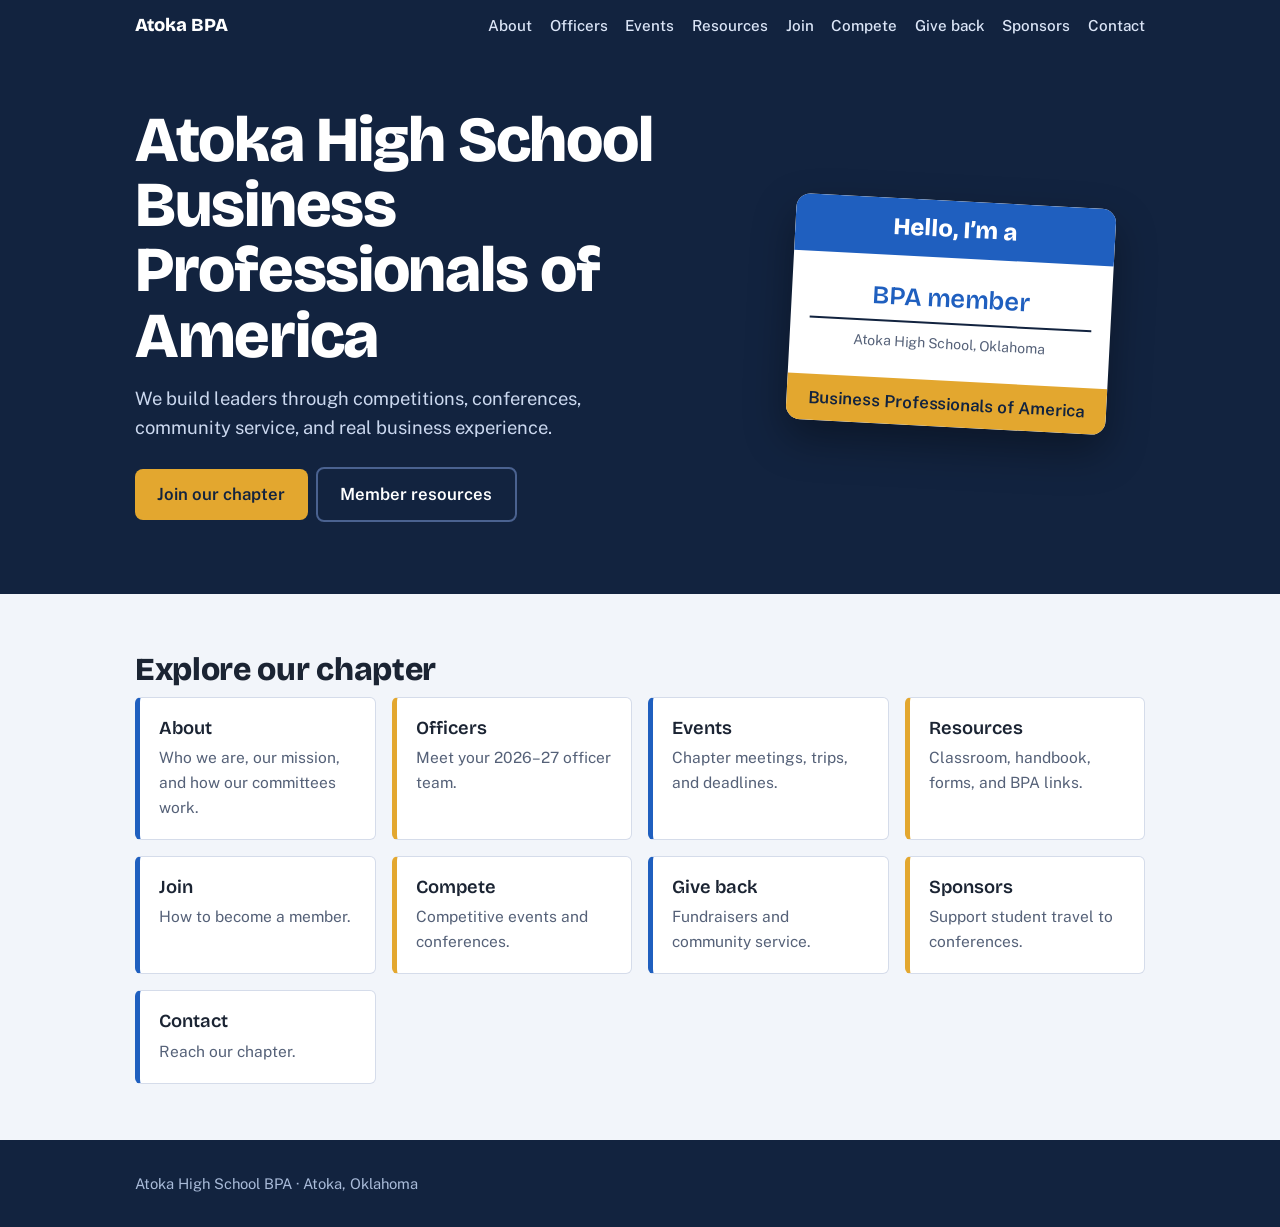
<file: index.html>
<!DOCTYPE html>
<html lang="en">
<head>
<meta charset="utf-8">
<meta name="viewport" content="width=device-width, initial-scale=1">
<title>Atoka High School BPA</title>
<link rel="preconnect" href="https://fonts.googleapis.com">
<link rel="preconnect" href="https://fonts.gstatic.com" crossorigin>
<link href="https://fonts.googleapis.com/css2?family=Bricolage+Grotesque:wght@600;800&family=Public+Sans:wght@400;500;600&display=swap" rel="stylesheet">
<link rel="stylesheet" href="style.css">
</head>
<body>
<header class="top"><div class="wrap">
  <a class="brand" href="index.html">Atoka BPA</a>
  <nav aria-label="Main"><a href="about.html">About</a><a href="officers.html">Officers</a><a href="events.html">Events</a><a href="resources.html">Resources</a><a href="join.html">Join</a><a href="compete.html">Compete</a><a href="giveback.html">Give back</a><a href="sponsors.html">Sponsors</a><a href="contact.html">Contact</a></nav>
</div></header>
<main>
<div class="hero"><div class="wrap">
  <div>
    <h1>Atoka High School Business Professionals of America</h1>
    <p>We build leaders through competitions, conferences, community service, and real business experience.</p>
    <a class="btn" href="join.html">Join our chapter</a><a class="btn alt" href="resources.html">Member resources</a>
  </div>
  <div class="badge" aria-hidden="true">
    <div class="hello">Hello, I’m a</div>
    <div class="body"><div class="line">BPA member</div><small>Atoka High School, Oklahoma</small></div>
    <div class="foot">Business Professionals of America</div>
  </div>
</div></div>

<section><div class="wrap"><h2>Explore our chapter</h2><div class="grid"><a class="card" href="about.html"><h3>About</h3><p>Who we are, our mission, and how our committees work.</p></a><a class="card" href="officers.html"><h3>Officers</h3><p>Meet your 2026–27 officer team.</p></a><a class="card" href="events.html"><h3>Events</h3><p>Chapter meetings, trips, and deadlines.</p></a><a class="card" href="resources.html"><h3>Resources</h3><p>Classroom, handbook, forms, and BPA links.</p></a><a class="card" href="join.html"><h3>Join</h3><p>How to become a member.</p></a><a class="card" href="compete.html"><h3>Compete</h3><p>Competitive events and conferences.</p></a><a class="card" href="giveback.html"><h3>Give back</h3><p>Fundraisers and community service.</p></a><a class="card" href="sponsors.html"><h3>Sponsors</h3><p>Support student travel to conferences.</p></a><a class="card" href="contact.html"><h3>Contact</h3><p>Reach our chapter.</p></a></div></div></section>
</main>
<footer><div class="wrap">Atoka High School BPA · Atoka, Oklahoma</div></footer>
</body>
</html>
</file>
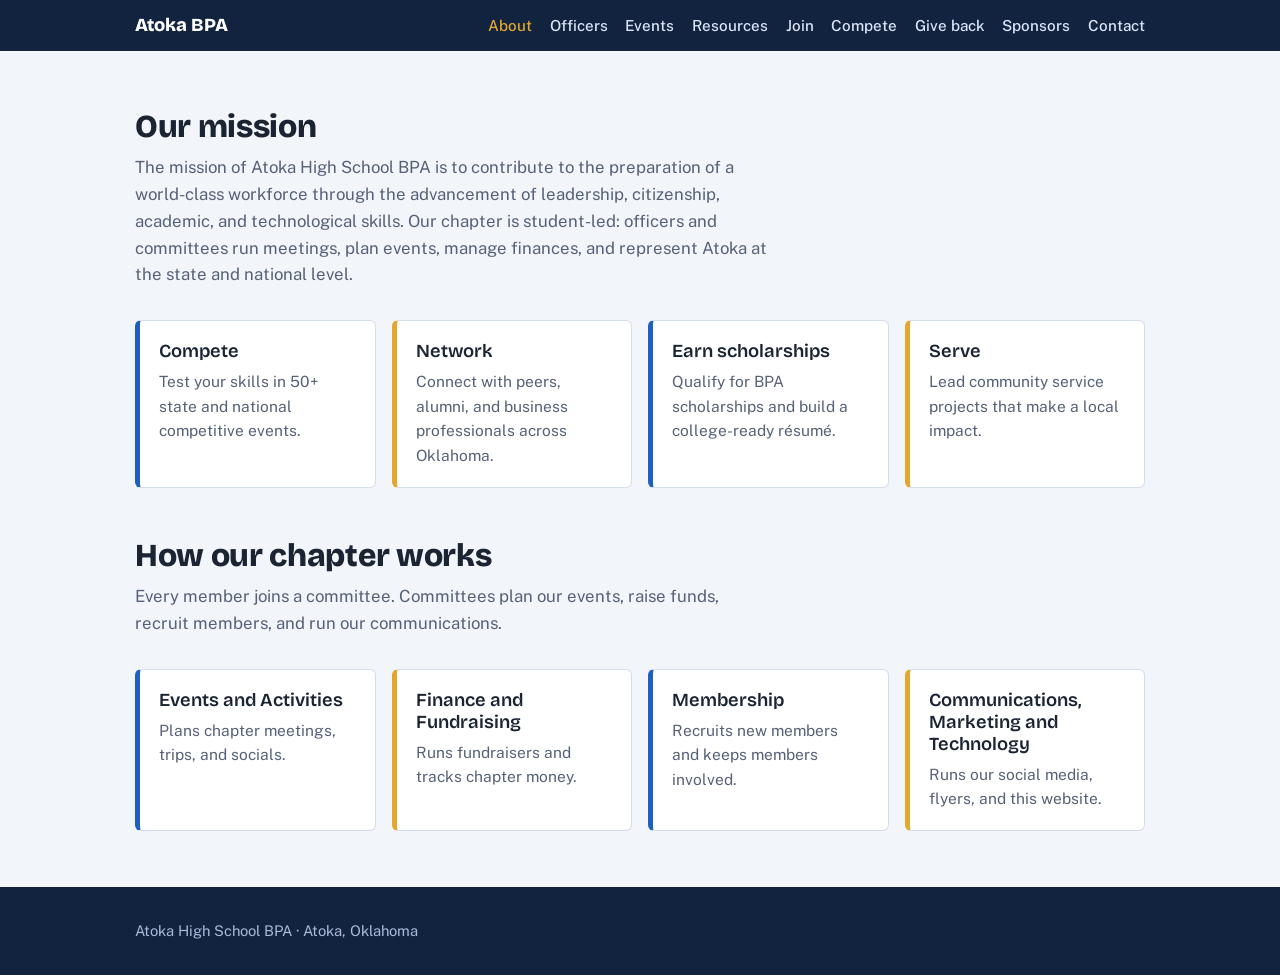
<file: about.html>
<!DOCTYPE html>
<html lang="en">
<head>
<meta charset="utf-8">
<meta name="viewport" content="width=device-width, initial-scale=1">
<title>About | Atoka High School BPA</title>
<link rel="preconnect" href="https://fonts.googleapis.com">
<link rel="preconnect" href="https://fonts.gstatic.com" crossorigin>
<link href="https://fonts.googleapis.com/css2?family=Bricolage+Grotesque:wght@600;800&family=Public+Sans:wght@400;500;600&display=swap" rel="stylesheet">
<link rel="stylesheet" href="style.css">
</head>
<body>
<header class="top"><div class="wrap">
  <a class="brand" href="index.html">Atoka BPA</a>
  <nav aria-label="Main"><a href="about.html" aria-current="page">About</a><a href="officers.html">Officers</a><a href="events.html">Events</a><a href="resources.html">Resources</a><a href="join.html">Join</a><a href="compete.html">Compete</a><a href="giveback.html">Give back</a><a href="sponsors.html">Sponsors</a><a href="contact.html">Contact</a></nav>
</div></header>
<main>
<section id="about"><div class="wrap">
  <h2>Our mission</h2>
  <p class="lead">The mission of Atoka High School BPA is to contribute to the preparation of a world-class workforce through the advancement of leadership, citizenship, academic, and technological skills. Our chapter is student-led: officers and committees run meetings, plan events, manage finances, and represent Atoka at the state and national level.</p>
  <div class="grid">
    <div class="card"><h3>Compete</h3><p>Test your skills in 50+ state and national competitive events.</p></div>
    <div class="card"><h3>Network</h3><p>Connect with peers, alumni, and business professionals across Oklahoma.</p></div>
    <div class="card"><h3>Earn scholarships</h3><p>Qualify for BPA scholarships and build a college-ready résumé.</p></div>
    <div class="card"><h3>Serve</h3><p>Lead community service projects that make a local impact.</p></div>
  </div>
  <h2 style="margin-top:3rem">How our chapter works</h2>
  <p class="lead">Every member joins a committee. Committees plan our events, raise funds, recruit members, and run our communications.</p>
  <div class="grid">
    <div class="card"><h3>Events and Activities</h3><p>Plans chapter meetings, trips, and socials.</p></div>
    <div class="card"><h3>Finance and Fundraising</h3><p>Runs fundraisers and tracks chapter money.</p></div>
    <div class="card"><h3>Membership</h3><p>Recruits new members and keeps members involved.</p></div>
    <div class="card"><h3>Communications, Marketing and Technology</h3><p>Runs our social media, flyers, and this website.</p></div>
  </div>
</div></section>
</main>
<footer><div class="wrap">Atoka High School BPA · Atoka, Oklahoma</div></footer>
</body>
</html>
</file>
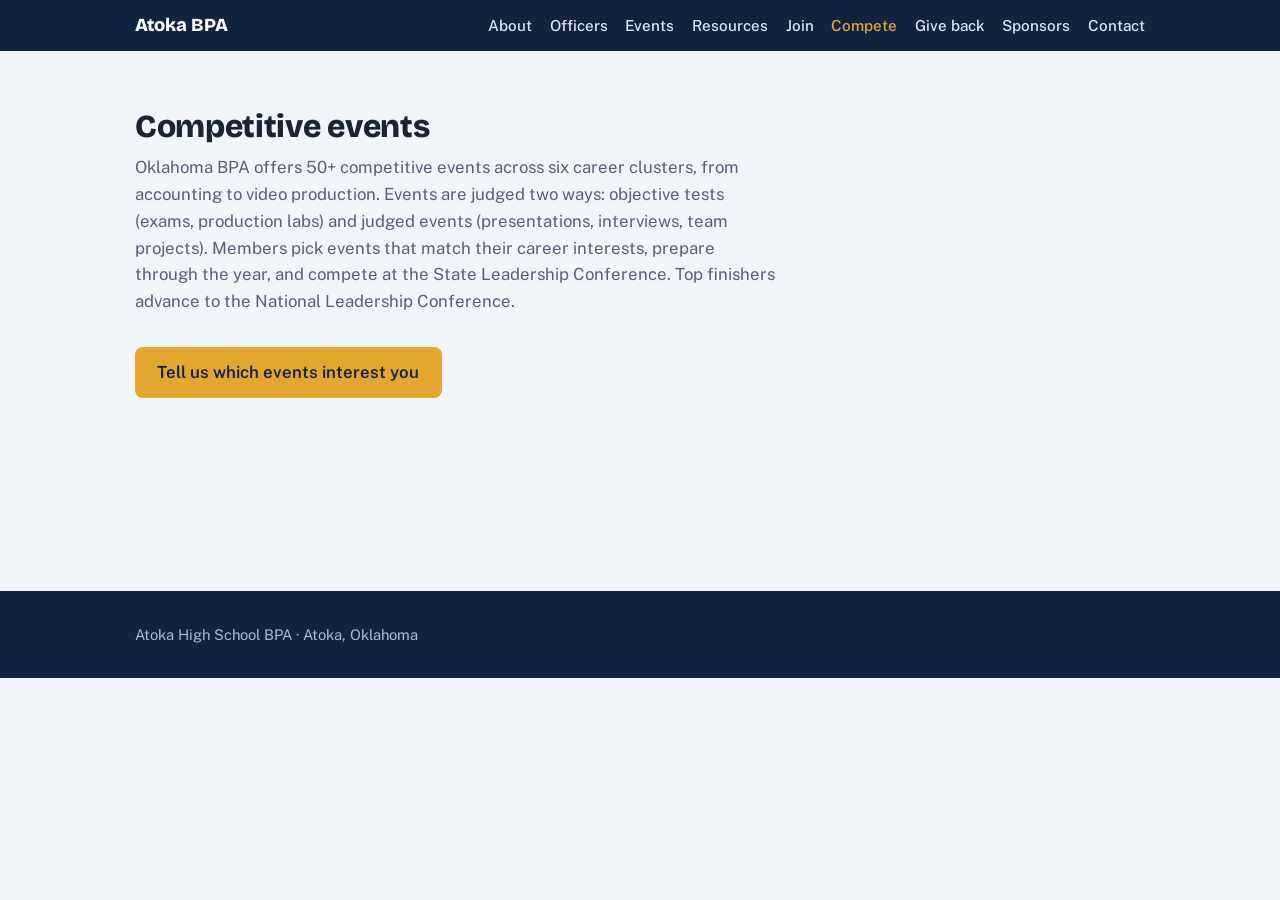
<file: compete.html>
<!DOCTYPE html>
<html lang="en">
<head>
<meta charset="utf-8">
<meta name="viewport" content="width=device-width, initial-scale=1">
<title>Compete | Atoka High School BPA</title>
<link rel="preconnect" href="https://fonts.googleapis.com">
<link rel="preconnect" href="https://fonts.gstatic.com" crossorigin>
<link href="https://fonts.googleapis.com/css2?family=Bricolage+Grotesque:wght@600;800&family=Public+Sans:wght@400;500;600&display=swap" rel="stylesheet">
<link rel="stylesheet" href="style.css">
</head>
<body>
<header class="top"><div class="wrap">
  <a class="brand" href="index.html">Atoka BPA</a>
  <nav aria-label="Main"><a href="about.html">About</a><a href="officers.html">Officers</a><a href="events.html">Events</a><a href="resources.html">Resources</a><a href="join.html">Join</a><a href="compete.html" aria-current="page">Compete</a><a href="giveback.html">Give back</a><a href="sponsors.html">Sponsors</a><a href="contact.html">Contact</a></nav>
</div></header>
<main>
<section id="compete" class=""><div class="wrap">
  <h2>Competitive events</h2>
  <p class="lead">Oklahoma BPA offers 50+ competitive events across six career clusters, from accounting to video production. Events are judged two ways: objective tests (exams, production labs) and judged events (presentations, interviews, team projects). Members pick events that match their career interests, prepare through the year, and compete at the State Leadership Conference. Top finishers advance to the National Leadership Conference.</p>
  <a class="btn" href="mailto:bpa@stu.atoka.org?subject=Competitive%20event%20interest">Tell us which events interest you</a>
</div></section>
</main>
<footer><div class="wrap">Atoka High School BPA · Atoka, Oklahoma</div></footer>
</body>
</html>
</file>
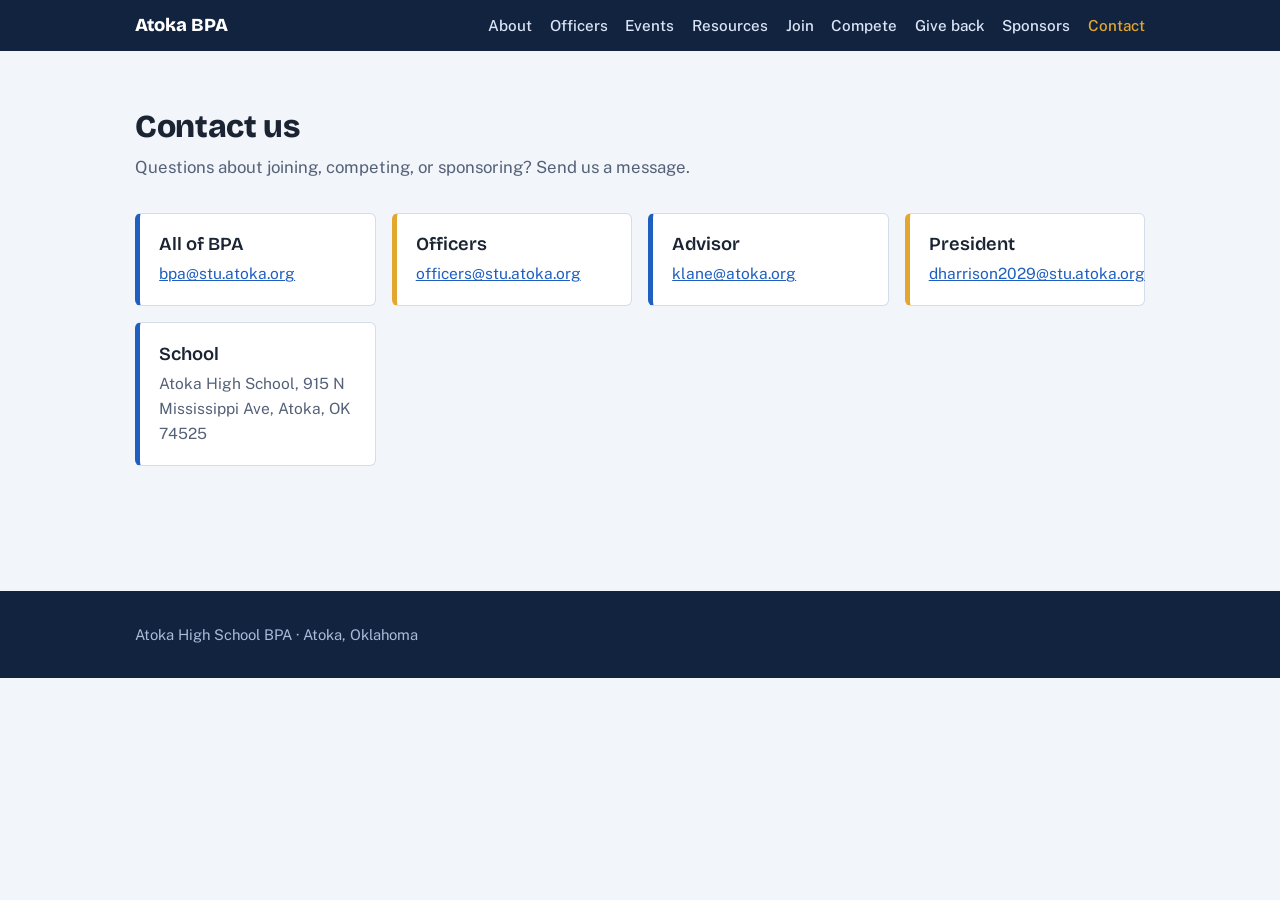
<file: contact.html>
<!DOCTYPE html>
<html lang="en">
<head>
<meta charset="utf-8">
<meta name="viewport" content="width=device-width, initial-scale=1">
<title>Contact | Atoka High School BPA</title>
<link rel="preconnect" href="https://fonts.googleapis.com">
<link rel="preconnect" href="https://fonts.gstatic.com" crossorigin>
<link href="https://fonts.googleapis.com/css2?family=Bricolage+Grotesque:wght@600;800&family=Public+Sans:wght@400;500;600&display=swap" rel="stylesheet">
<link rel="stylesheet" href="style.css">
</head>
<body>
<header class="top"><div class="wrap">
  <a class="brand" href="index.html">Atoka BPA</a>
  <nav aria-label="Main"><a href="about.html">About</a><a href="officers.html">Officers</a><a href="events.html">Events</a><a href="resources.html">Resources</a><a href="join.html">Join</a><a href="compete.html">Compete</a><a href="giveback.html">Give back</a><a href="sponsors.html">Sponsors</a><a href="contact.html" aria-current="page">Contact</a></nav>
</div></header>
<main>
<section id="contact"><div class="wrap">
  <h2>Contact us</h2>
  <p class="lead">Questions about joining, competing, or sponsoring? Send us a message.</p>
  <div class="grid">
    <div class="card"><h3>All of BPA</h3><p><a href="mailto:bpa@stu.atoka.org">bpa@stu.atoka.org</a></p></div>
    <div class="card"><h3>Officers</h3><p><a href="mailto:officers@stu.atoka.org">officers@stu.atoka.org</a></p></div>
    <div class="card"><h3>Advisor</h3><p><a href="mailto:klane@atoka.org">klane@atoka.org</a></p></div>
    <div class="card"><h3>President</h3><p><a href="mailto:dharrison2029@stu.atoka.org">dharrison2029@stu.atoka.org</a></p></div>
    <div class="card"><h3>School</h3><p>Atoka High School, 915 N Mississippi Ave, Atoka, OK 74525</p></div>
  </div>
</div></section>
</main>
<footer><div class="wrap">Atoka High School BPA · Atoka, Oklahoma</div></footer>
</body>
</html>
</file>
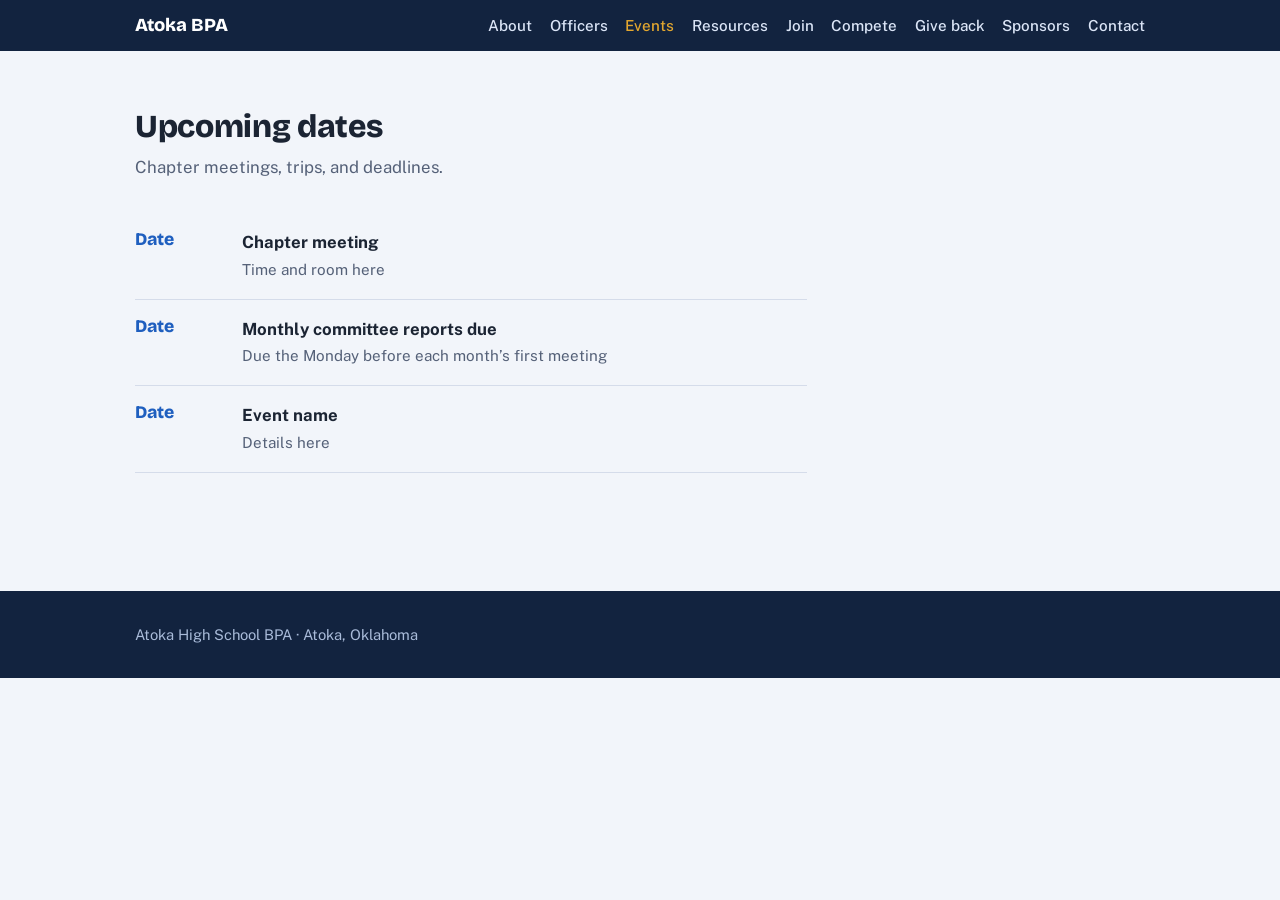
<file: events.html>
<!DOCTYPE html>
<html lang="en">
<head>
<meta charset="utf-8">
<meta name="viewport" content="width=device-width, initial-scale=1">
<title>Events | Atoka High School BPA</title>
<link rel="preconnect" href="https://fonts.googleapis.com">
<link rel="preconnect" href="https://fonts.gstatic.com" crossorigin>
<link href="https://fonts.googleapis.com/css2?family=Bricolage+Grotesque:wght@600;800&family=Public+Sans:wght@400;500;600&display=swap" rel="stylesheet">
<link rel="stylesheet" href="style.css">
</head>
<body>
<header class="top"><div class="wrap">
  <a class="brand" href="index.html">Atoka BPA</a>
  <nav aria-label="Main"><a href="about.html">About</a><a href="officers.html">Officers</a><a href="events.html" aria-current="page">Events</a><a href="resources.html">Resources</a><a href="join.html">Join</a><a href="compete.html">Compete</a><a href="giveback.html">Give back</a><a href="sponsors.html">Sponsors</a><a href="contact.html">Contact</a></nav>
</div></header>
<main>
<section id="calendar"><div class="wrap">
  <h2>Upcoming dates</h2>
  <p class="lead">Chapter meetings, trips, and deadlines.</p>
  <ul class="cal">
    <li><div class="d">Date</div><div><b>Chapter meeting</b><span class="s">Time and room here</span></div></li>
    <li><div class="d">Date</div><div><b>Monthly committee reports due</b><span class="s">Due the Monday before each month’s first meeting</span></div></li>
    <li><div class="d">Date</div><div><b>Event name</b><span class="s">Details here</span></div></li>
  </ul>
</div></section>
</main>
<footer><div class="wrap">Atoka High School BPA · Atoka, Oklahoma</div></footer>
</body>
</html>
</file>
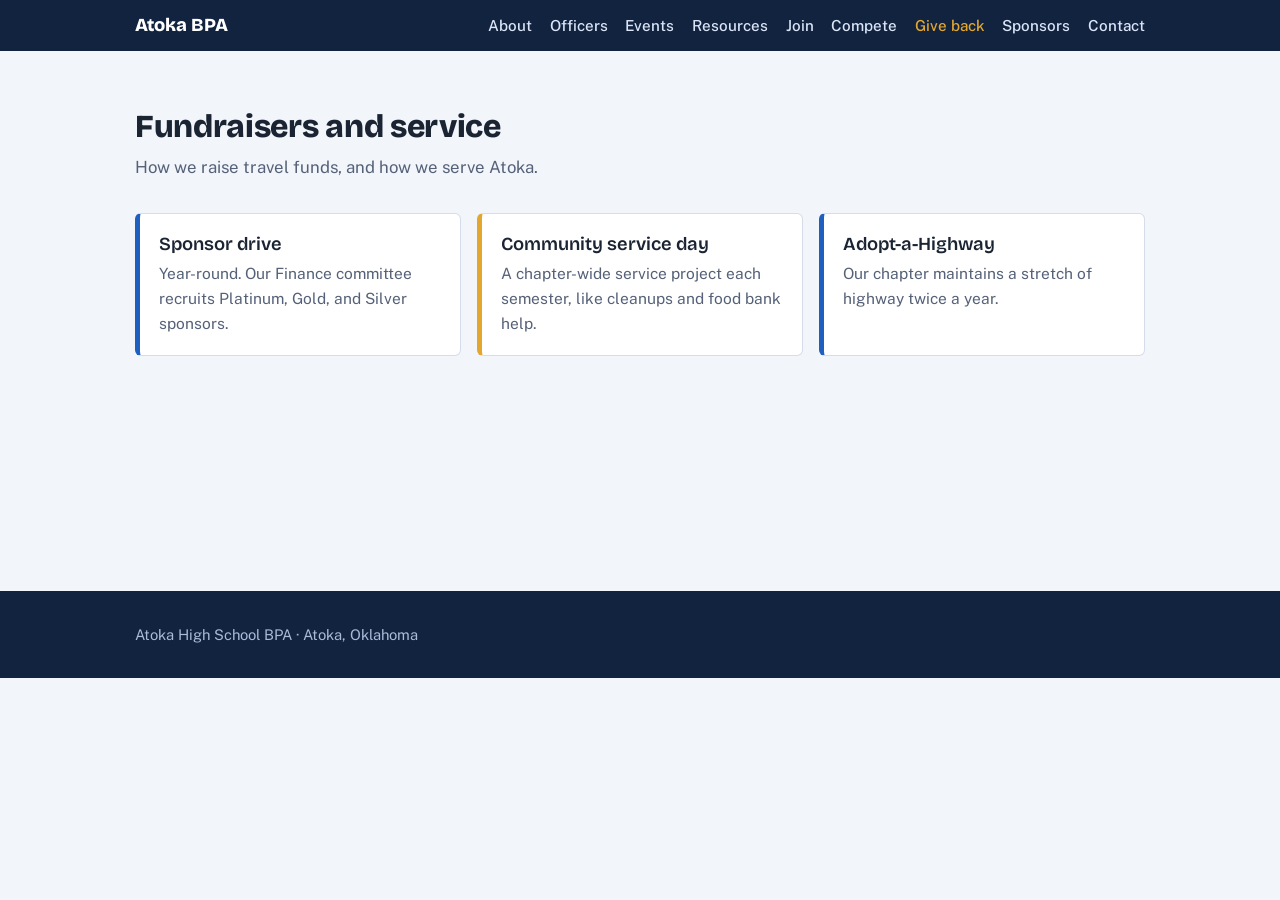
<file: giveback.html>
<!DOCTYPE html>
<html lang="en">
<head>
<meta charset="utf-8">
<meta name="viewport" content="width=device-width, initial-scale=1">
<title>Give back | Atoka High School BPA</title>
<link rel="preconnect" href="https://fonts.googleapis.com">
<link rel="preconnect" href="https://fonts.gstatic.com" crossorigin>
<link href="https://fonts.googleapis.com/css2?family=Bricolage+Grotesque:wght@600;800&family=Public+Sans:wght@400;500;600&display=swap" rel="stylesheet">
<link rel="stylesheet" href="style.css">
</head>
<body>
<header class="top"><div class="wrap">
  <a class="brand" href="index.html">Atoka BPA</a>
  <nav aria-label="Main"><a href="about.html">About</a><a href="officers.html">Officers</a><a href="events.html">Events</a><a href="resources.html">Resources</a><a href="join.html">Join</a><a href="compete.html">Compete</a><a href="giveback.html" aria-current="page">Give back</a><a href="sponsors.html">Sponsors</a><a href="contact.html">Contact</a></nav>
</div></header>
<main>
<section id="giveback"><div class="wrap">
  <h2>Fundraisers and service</h2>
  <p class="lead">How we raise travel funds, and how we serve Atoka.</p>
  <div class="grid">
    <div class="card"><h3>Sponsor drive</h3><p>Year-round. Our Finance committee recruits Platinum, Gold, and Silver sponsors.</p></div>
    <div class="card"><h3>Community service day</h3><p>A chapter-wide service project each semester, like cleanups and food bank help.</p></div>
    <div class="card"><h3>Adopt-a-Highway</h3><p>Our chapter maintains a stretch of highway twice a year.</p></div>
  </div>
</div></section>
</main>
<footer><div class="wrap">Atoka High School BPA · Atoka, Oklahoma</div></footer>
</body>
</html>
</file>
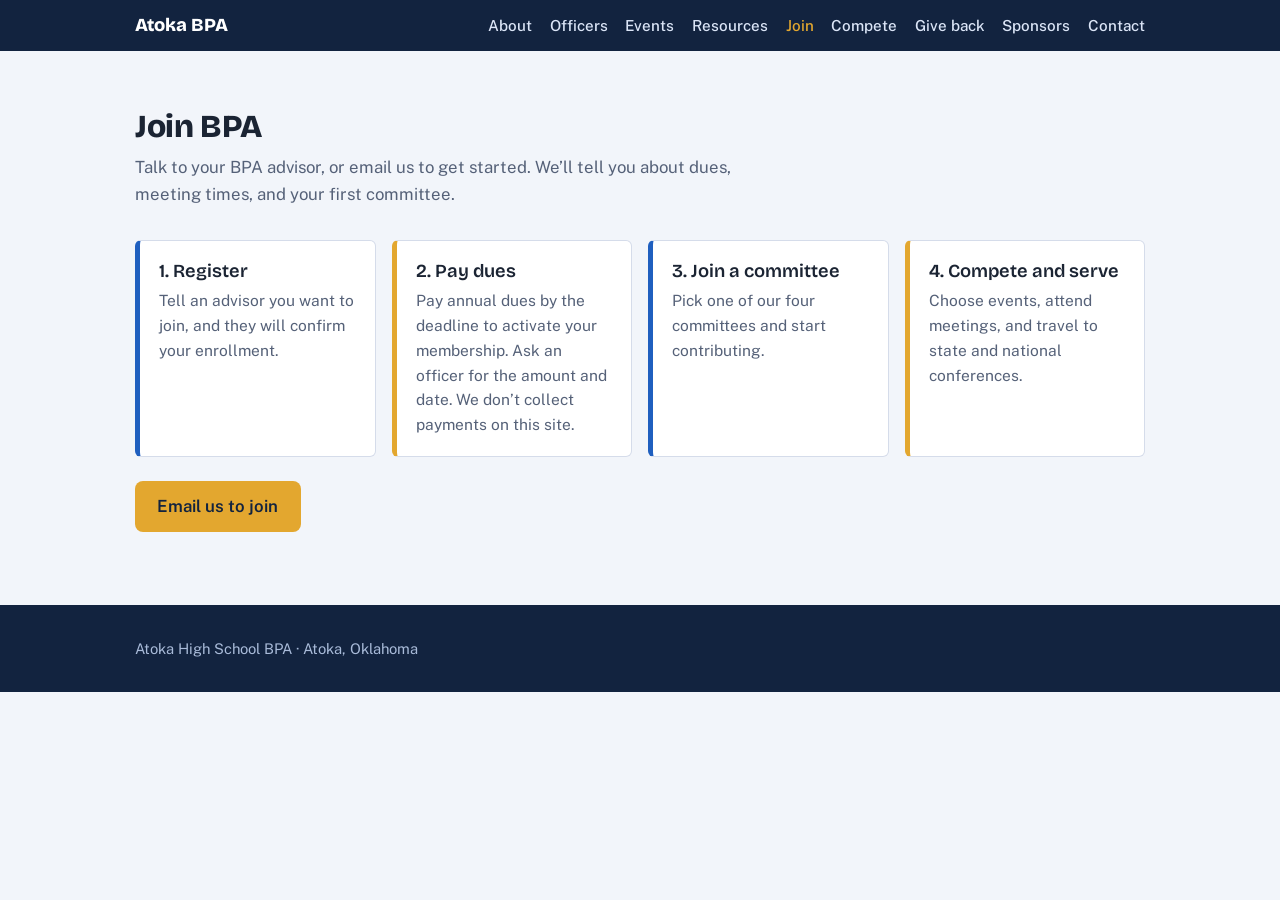
<file: join.html>
<!DOCTYPE html>
<html lang="en">
<head>
<meta charset="utf-8">
<meta name="viewport" content="width=device-width, initial-scale=1">
<title>Join | Atoka High School BPA</title>
<link rel="preconnect" href="https://fonts.googleapis.com">
<link rel="preconnect" href="https://fonts.gstatic.com" crossorigin>
<link href="https://fonts.googleapis.com/css2?family=Bricolage+Grotesque:wght@600;800&family=Public+Sans:wght@400;500;600&display=swap" rel="stylesheet">
<link rel="stylesheet" href="style.css">
</head>
<body>
<header class="top"><div class="wrap">
  <a class="brand" href="index.html">Atoka BPA</a>
  <nav aria-label="Main"><a href="about.html">About</a><a href="officers.html">Officers</a><a href="events.html">Events</a><a href="resources.html">Resources</a><a href="join.html" aria-current="page">Join</a><a href="compete.html">Compete</a><a href="giveback.html">Give back</a><a href="sponsors.html">Sponsors</a><a href="contact.html">Contact</a></nav>
</div></header>
<main>
<section id="join"><div class="wrap">
  <h2>Join BPA</h2>
  <p class="lead">Talk to your BPA advisor, or email us to get started. We’ll tell you about dues, meeting times, and your first committee.</p>
  <div class="grid">
    <div class="card"><h3>1. Register</h3><p>Tell an advisor you want to join, and they will confirm your enrollment.</p></div>
    <div class="card"><h3>2. Pay dues</h3><p>Pay annual dues by the deadline to activate your membership. Ask an officer for the amount and date. We don’t collect payments on this site.</p></div>
    <div class="card"><h3>3. Join a committee</h3><p>Pick one of our four committees and start contributing.</p></div>
    <div class="card"><h3>4. Compete and serve</h3><p>Choose events, attend meetings, and travel to state and national conferences.</p></div>
  </div>
  <p style="margin-top:1.5rem"><a class="btn" href="mailto:bpa@stu.atoka.org?subject=Joining%20BPA">Email us to join</a></p>
</div></section>
</main>
<footer><div class="wrap">Atoka High School BPA · Atoka, Oklahoma</div></footer>
</body>
</html>
</file>
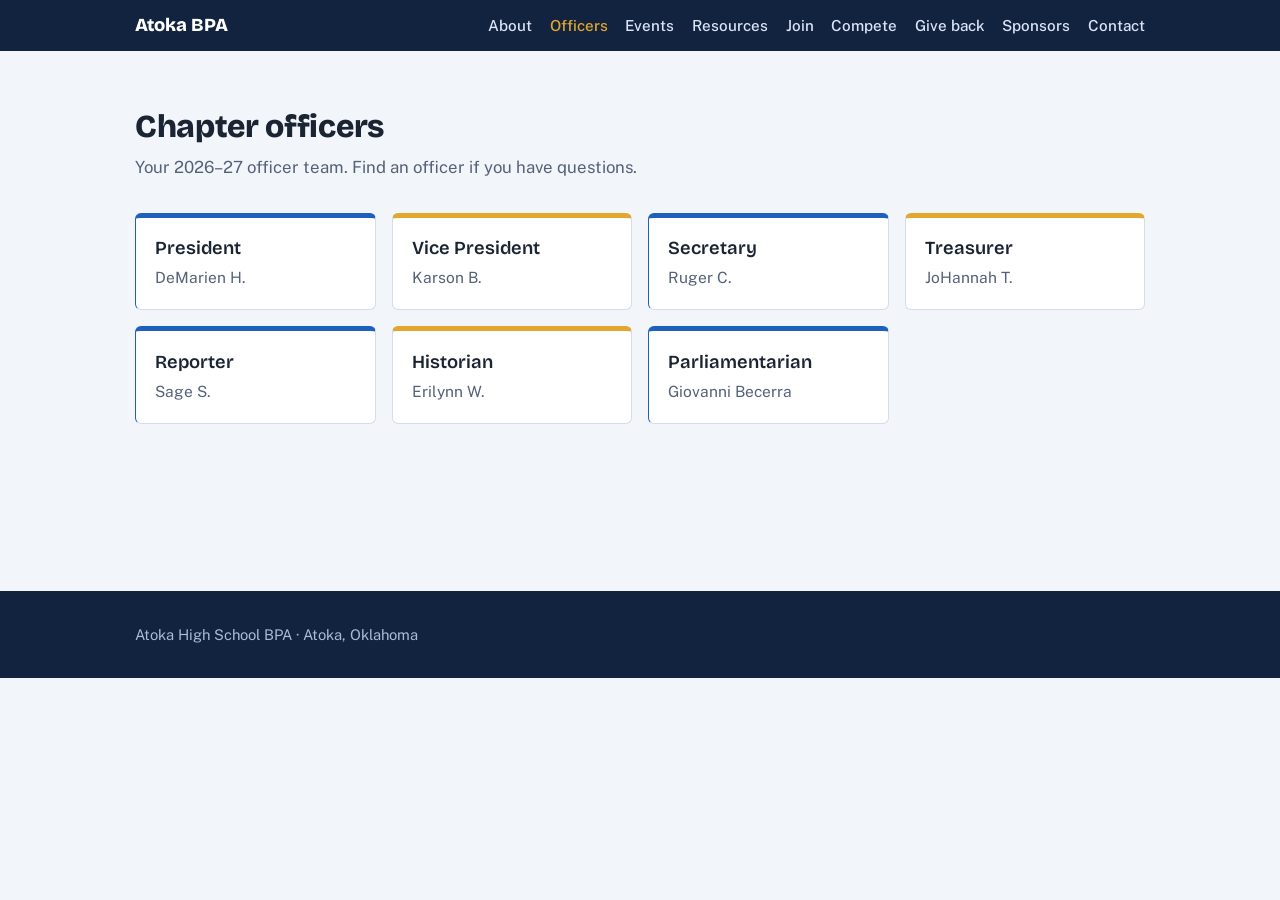
<file: officers.html>
<!DOCTYPE html>
<html lang="en">
<head>
<meta charset="utf-8">
<meta name="viewport" content="width=device-width, initial-scale=1">
<title>Officers | Atoka High School BPA</title>
<link rel="preconnect" href="https://fonts.googleapis.com">
<link rel="preconnect" href="https://fonts.gstatic.com" crossorigin>
<link href="https://fonts.googleapis.com/css2?family=Bricolage+Grotesque:wght@600;800&family=Public+Sans:wght@400;500;600&display=swap" rel="stylesheet">
<link rel="stylesheet" href="style.css">
</head>
<body>
<header class="top"><div class="wrap">
  <a class="brand" href="index.html">Atoka BPA</a>
  <nav aria-label="Main"><a href="about.html">About</a><a href="officers.html" aria-current="page">Officers</a><a href="events.html">Events</a><a href="resources.html">Resources</a><a href="join.html">Join</a><a href="compete.html">Compete</a><a href="giveback.html">Give back</a><a href="sponsors.html">Sponsors</a><a href="contact.html">Contact</a></nav>
</div></header>
<main>
<section id="officers" class=" officers"><div class="wrap">
  <h2>Chapter officers</h2>
  <p class="lead">Your 2026–27 officer team. Find an officer if you have questions.</p>
  <div class="grid">
    <div class="card"><h3>President</h3><p>DeMarien H.</p></div>
    <div class="card"><h3>Vice President</h3><p>Karson B.</p></div>
    <div class="card"><h3>Secretary</h3><p>Ruger C.</p></div>
    <div class="card"><h3>Treasurer</h3><p>JoHannah T.</p></div>
    <div class="card"><h3>Reporter</h3><p>Sage S.</p></div>
    <div class="card"><h3>Historian</h3><p>Erilynn W.</p></div>
    <div class="card"><h3>Parliamentarian</h3><p>Giovanni Becerra</p></div>
  </div>
</div></section>
</main>
<footer><div class="wrap">Atoka High School BPA · Atoka, Oklahoma</div></footer>
</body>
</html>
</file>
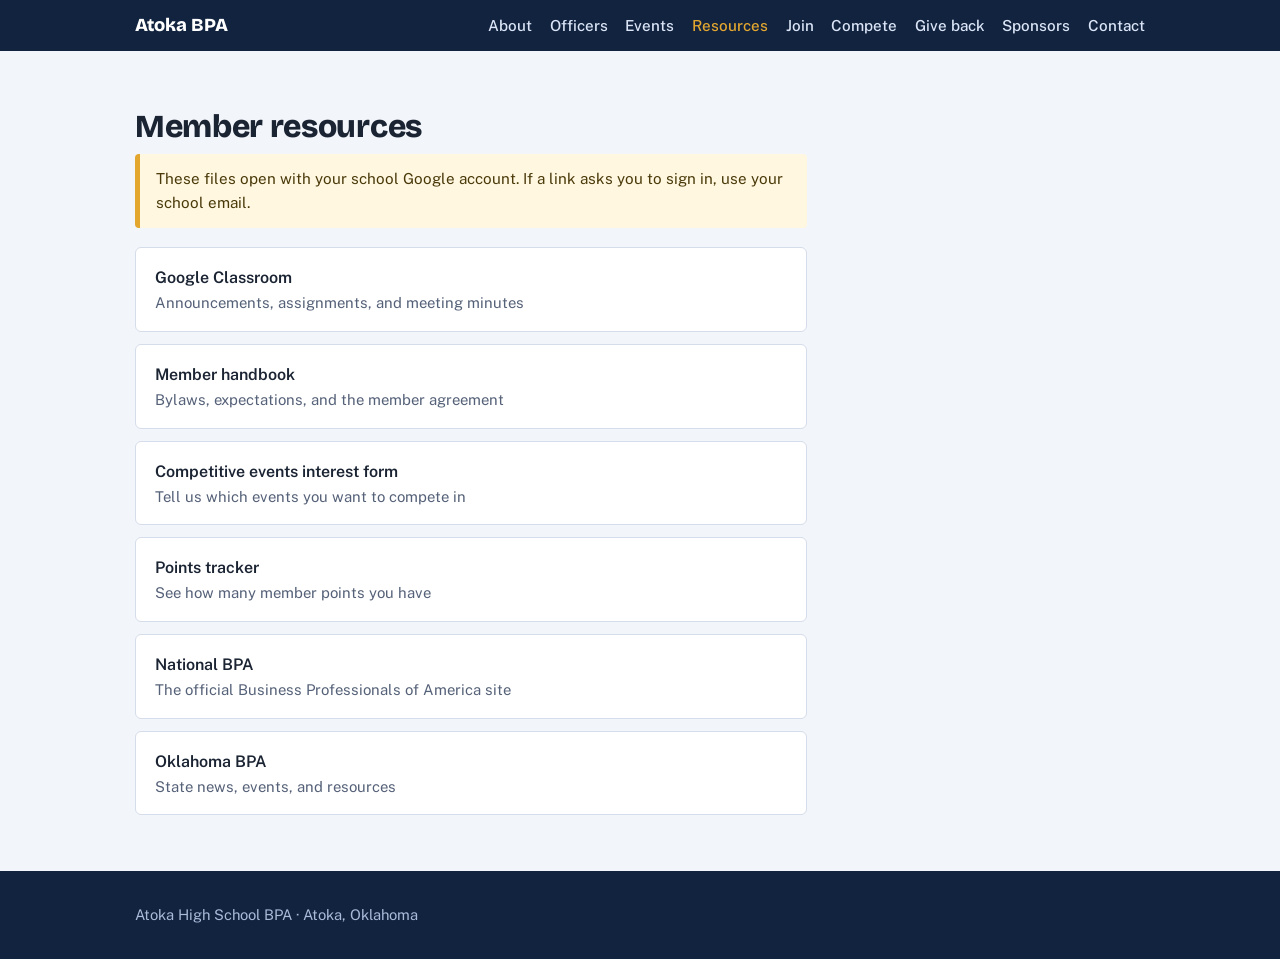
<file: resources.html>
<!DOCTYPE html>
<html lang="en">
<head>
<meta charset="utf-8">
<meta name="viewport" content="width=device-width, initial-scale=1">
<title>Resources | Atoka High School BPA</title>
<link rel="preconnect" href="https://fonts.googleapis.com">
<link rel="preconnect" href="https://fonts.gstatic.com" crossorigin>
<link href="https://fonts.googleapis.com/css2?family=Bricolage+Grotesque:wght@600;800&family=Public+Sans:wght@400;500;600&display=swap" rel="stylesheet">
<link rel="stylesheet" href="style.css">
</head>
<body>
<header class="top"><div class="wrap">
  <a class="brand" href="index.html">Atoka BPA</a>
  <nav aria-label="Main"><a href="about.html">About</a><a href="officers.html">Officers</a><a href="events.html">Events</a><a href="resources.html" aria-current="page">Resources</a><a href="join.html">Join</a><a href="compete.html">Compete</a><a href="giveback.html">Give back</a><a href="sponsors.html">Sponsors</a><a href="contact.html">Contact</a></nav>
</div></header>
<main>
<section id="resources" class=""><div class="wrap">
  <h2>Member resources</h2>
  <div class="note">These files open with your school Google account. If a link asks you to sign in, use your school email.</div>
  <div class="res">
    <a href="https://classroom.google.com" target="_blank" rel="noreferrer"><span style="font-weight:600;color:inherit;font-size:1rem;display:inline">Google Classroom</span><span>Announcements, assignments, and meeting minutes</span></a>
    <a href="#"><span style="font-weight:600;color:inherit;font-size:1rem;display:inline">Member handbook</span><span>Bylaws, expectations, and the member agreement</span></a>
    <a href="#"><span style="font-weight:600;color:inherit;font-size:1rem;display:inline">Competitive events interest form</span><span>Tell us which events you want to compete in</span></a>
    <a href="#"><span style="font-weight:600;color:inherit;font-size:1rem;display:inline">Points tracker</span><span>See how many member points you have</span></a>
    <a href="https://bpa.org" target="_blank" rel="noreferrer"><span style="font-weight:600;color:inherit;font-size:1rem;display:inline">National BPA</span><span>The official Business Professionals of America site</span></a>
    <a href="https://bpa.org" target="_blank" rel="noreferrer"><span style="font-weight:600;color:inherit;font-size:1rem;display:inline">Oklahoma BPA</span><span>State news, events, and resources</span></a>
  </div>
</div></section>
</main>
<footer><div class="wrap">Atoka High School BPA · Atoka, Oklahoma</div></footer>
</body>
</html>
</file>
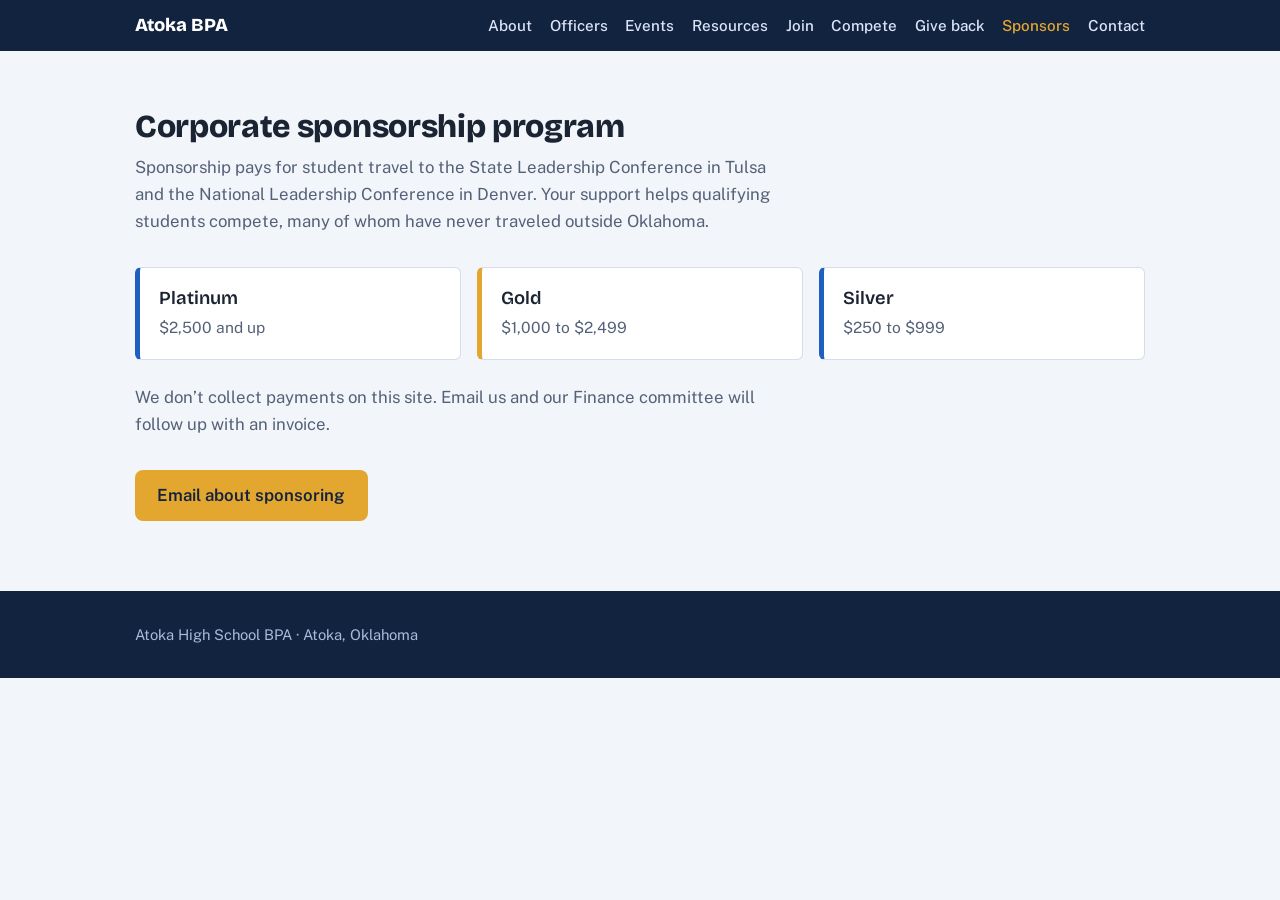
<file: sponsors.html>
<!DOCTYPE html>
<html lang="en">
<head>
<meta charset="utf-8">
<meta name="viewport" content="width=device-width, initial-scale=1">
<title>Sponsors | Atoka High School BPA</title>
<link rel="preconnect" href="https://fonts.googleapis.com">
<link rel="preconnect" href="https://fonts.gstatic.com" crossorigin>
<link href="https://fonts.googleapis.com/css2?family=Bricolage+Grotesque:wght@600;800&family=Public+Sans:wght@400;500;600&display=swap" rel="stylesheet">
<link rel="stylesheet" href="style.css">
</head>
<body>
<header class="top"><div class="wrap">
  <a class="brand" href="index.html">Atoka BPA</a>
  <nav aria-label="Main"><a href="about.html">About</a><a href="officers.html">Officers</a><a href="events.html">Events</a><a href="resources.html">Resources</a><a href="join.html">Join</a><a href="compete.html">Compete</a><a href="giveback.html">Give back</a><a href="sponsors.html" aria-current="page">Sponsors</a><a href="contact.html">Contact</a></nav>
</div></header>
<main>
<section id="sponsors" class=""><div class="wrap">
  <h2>Corporate sponsorship program</h2>
  <p class="lead">Sponsorship pays for student travel to the State Leadership Conference in Tulsa and the National Leadership Conference in Denver. Your support helps qualifying students compete, many of whom have never traveled outside Oklahoma.</p>
  <div class="grid">
    <div class="card"><h3>Platinum</h3><p>$2,500 and up</p></div>
    <div class="card"><h3>Gold</h3><p>$1,000 to $2,499</p></div>
    <div class="card"><h3>Silver</h3><p>$250 to $999</p></div>
  </div>
  <p class="lead" style="margin-top:1.5rem">We don’t collect payments on this site. Email us and our Finance committee will follow up with an invoice.</p>
  <a class="btn" href="mailto:bpa@stu.atoka.org?subject=Sponsorship%20inquiry">Email about sponsoring</a>
</div></section>
</main>
<footer><div class="wrap">Atoka High School BPA · Atoka, Oklahoma</div></footer>
</body>
</html>
</file>
<file: style.css>
:root{
  --navy:#12233f; --blue:#1f5fbf; --gold:#e3a72f; --paper:#f2f5fa; --card:#ffffff; --ink:#1b2433; --muted:#556178; --line:#d5dcea;
  --display:'Bricolage Grotesque',Georgia,serif; --body:'Public Sans',system-ui,sans-serif;
}
@media (prefers-color-scheme:dark){
  :root{--paper:#0e1829; --card:#16243b; --ink:#e8edf6; --muted:#9fb0cc; --line:#2a3b58; --navy:#0a1424}
}
*{box-sizing:border-box}
html{scroll-behavior:smooth}
@media (prefers-reduced-motion:reduce){html{scroll-behavior:auto}}
body{margin:0;background:var(--paper);color:var(--ink);font:400 1.05rem/1.6 var(--body)}
a{color:var(--blue)}
@media (prefers-color-scheme:dark){a{color:#7db0ff}}
:focus-visible{outline:3px solid var(--gold);outline-offset:2px}
.wrap{max-width:1050px;margin:0 auto;padding:0 1.25rem}
header.top{background:var(--navy);color:#fff;position:sticky;top:0;z-index:5}
header.top .wrap{display:flex;align-items:center;justify-content:space-between;gap:1rem;padding-top:.75rem;padding-bottom:.75rem;flex-wrap:wrap}
.brand{font:800 1.15rem var(--display);color:#fff;text-decoration:none}
nav a{color:#dbe5f7;text-decoration:none;margin-left:1.1rem;font-weight:500;font-size:.95rem}
nav a:hover{color:var(--gold)}
.hero{background:var(--navy);color:#fff;padding:3.5rem 0 4.5rem}
.hero .wrap{display:grid;grid-template-columns:1.2fr .8fr;gap:2.5rem;align-items:center}
.hero h1{font:800 clamp(2.4rem,6vw,4rem)/1.02 var(--display);margin:0 0 1rem;letter-spacing:-.02em}
.hero p{font-size:1.15rem;color:#cbd8ef;max-width:34rem;margin:0 0 1.5rem}
.btn{display:inline-block;background:var(--gold);color:#12233f;font-weight:600;padding:.75rem 1.4rem;border-radius:8px;text-decoration:none}
.btn.alt{background:transparent;color:#fff;border:2px solid #4a6290;margin-left:.5rem}
.badge{background:#fff;color:#12233f;border-radius:14px;overflow:hidden;transform:rotate(3deg);box-shadow:0 18px 40px rgba(0,0,0,.35);max-width:320px;justify-self:center;width:100%}
.badge .hello{background:var(--blue);color:#fff;text-align:center;padding:.9rem;font:800 1.5rem var(--display)}
.badge .body{padding:1.6rem 1.2rem;text-align:center}
.badge .line{border-bottom:2px solid #12233f;font:600 1.6rem var(--display);min-height:2.6rem;color:var(--blue)}
.badge small{display:block;color:#556178;margin-top:.5rem}
.badge .foot{background:var(--gold);padding:.6rem;text-align:center;font-weight:600}
section{padding:3.5rem 0}
section h2{font:800 2rem var(--display);margin:0 0 .5rem;letter-spacing:-.01em}
.lead{color:var(--muted);max-width:40rem;margin:0 0 2rem}
.grid{display:grid;grid-template-columns:repeat(auto-fit,minmax(220px,1fr));gap:1rem}
.card{background:var(--card);border:1px solid var(--line);border-left:5px solid var(--blue);border-radius:6px;padding:1.2rem}
.card:nth-child(even){border-left-color:var(--gold)}
.card h3{font:600 1.15rem var(--display);margin:0 0 .4rem}
.card p{margin:0;color:var(--muted);font-size:.97rem}
.officers .card{border-left-width:1px;border-top:5px solid var(--blue)}
.officers .card:nth-child(even){border-top-color:var(--gold);border-left-color:var(--line)}
.alt-bg{background:var(--card);border-top:1px solid var(--line);border-bottom:1px solid var(--line)}
.cal{list-style:none;margin:0;padding:0;max-width:42rem}
.cal li{display:flex;gap:1.2rem;padding:1rem 0;border-bottom:1px solid var(--line)}
.cal .d{flex:0 0 5.5rem;font:800 1.1rem var(--display);color:var(--blue)}
@media (prefers-color-scheme:dark){.cal .d{color:#7db0ff}}
.cal b{display:block}
.cal span.s{color:var(--muted);font-size:.95rem}
.res{display:grid;gap:.75rem;max-width:42rem}
.res a{display:block;background:var(--card);border:1px solid var(--line);border-radius:6px;padding:1rem 1.2rem;text-decoration:none;color:var(--ink);font-weight:600}
.res a span{display:block;font-weight:400;color:var(--muted);font-size:.93rem}
.res a:hover{border-color:var(--blue)}
.note{background:#fff7e0;color:#4a3a0a;border-left:5px solid var(--gold);padding:.8rem 1rem;max-width:42rem;margin-bottom:1.2rem;font-size:.95rem;border-radius:4px}
@media (prefers-color-scheme:dark){.note{background:#2c2610;color:#f3e3b0}}
footer{background:var(--navy);color:#a9bbd9;padding:2rem 0;font-size:.92rem}
@media (max-width:760px){
  .hero .wrap{grid-template-columns:1fr}
  nav a{margin:0 .8rem 0 0}
  .btn.alt{margin:.6rem 0 0}
}

a.card{display:block;text-decoration:none;color:inherit}a.card:hover{border-color:var(--blue)}
nav a[aria-current]{color:var(--gold)}
main>section:only-child{min-height:60vh}
</file>
